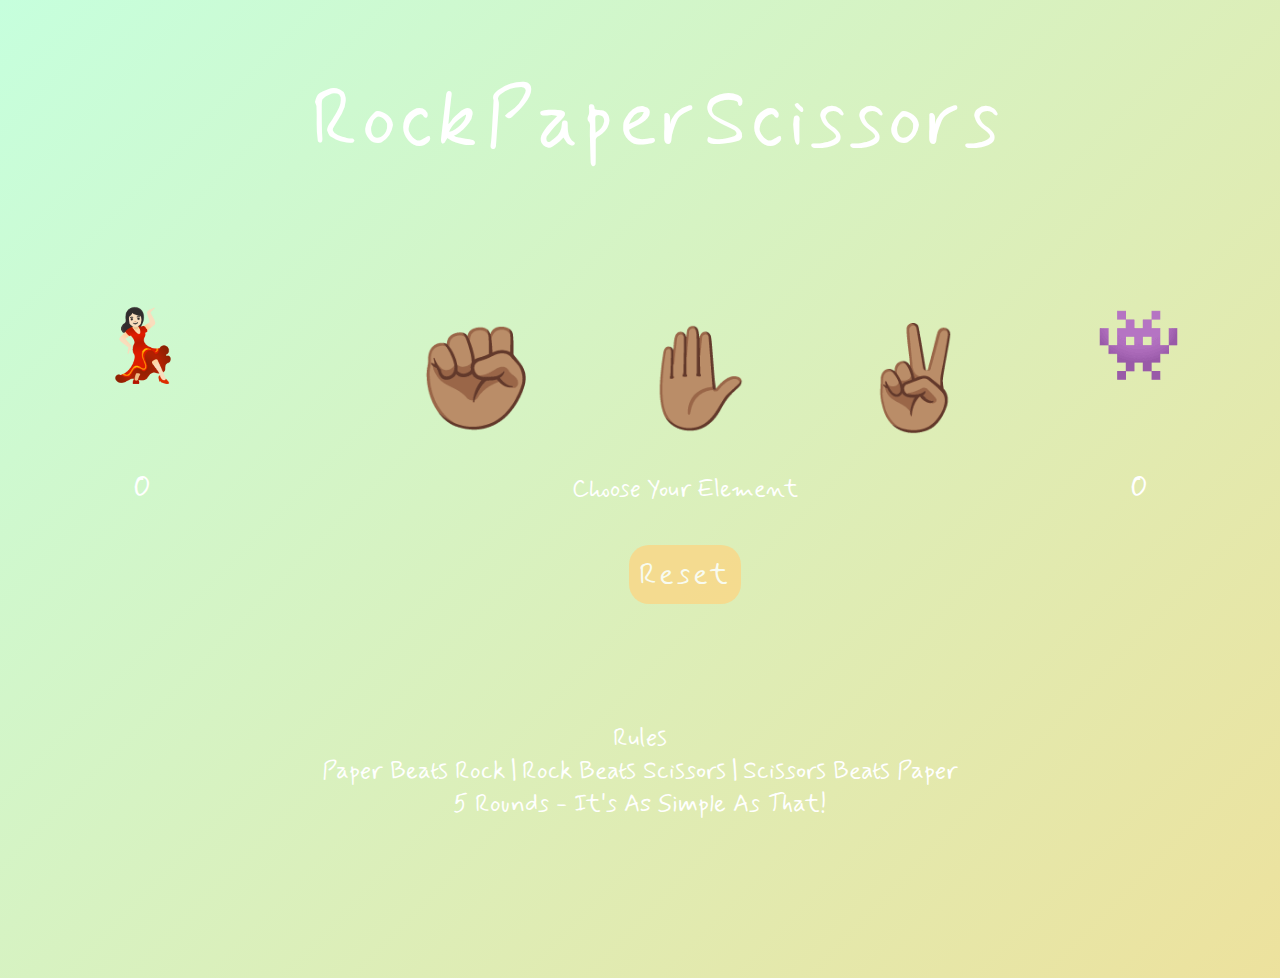
<file: index.html>
<!DOCTYPE html>
<html lang="en">
  <head>
    <meta charset="UTF-8" />
    <meta http-equiv="X-UA-Compatible" content="IE=edge" />
    <meta name="viewport" content="width=device-width, initial-scale=1.0" />
    <link rel="stylesheet" href="rps.css" type="text/css" />
    <link rel="preconnect" href="https://fonts.googleapis.com" />
    <link rel="preconnect" href="https://fonts.gstatic.com" crossorigin />
    <link
      href="https://fonts.googleapis.com/css2?family=Noto+Color+Emoji&display=swap"
      rel="stylesheet"
    />
    <link
      href="https://fonts.googleapis.com/css2?family=Mynerve&display=swap"
      rel="stylesheet"
    />
    <title>Rock Paper Scissors</title>
  </head>
  <body>
    <div class="title-section">
      <span style="--i: 1">R</span>
      <span style="--i: 2">o</span>
      <span style="--i: 3">c</span>
      <span style="--i: 4">k</span>
      <span style="--i: 5"></span>
      <span style="--i: 6">P</span>
      <span style="--i: 7">a</span>
      <span style="--i: 8">p</span>
      <span style="--i: 9">e</span>
      <span style="--i: 10">r</span>
      <span style="--i: 11"></span>
      <span style="--i: 12">S</span>
      <span style="--i: 13">c</span>
      <span style="--i: 14">i</span>
      <span style="--i: 15">s</span>
      <span style="--i: 16">s</span>
      <span style="--i: 17">o</span>
      <span style="--i: 18">r</span>
      <span style="--i: 19">s</span>
    </div>

    <div id="gameBody">
      <div class="playerCard">
        <div id="score">
          <p class="scoreLabel" id="dancer">💃🏻</p>
          <span id="playerScore">0</span>
        </div>
      </div>

      <div id="game">
        <div class="btns">
          <button class="gameBtns" id="✊🏽">✊🏽</button>
          <button class="gameBtns" id="✋🏽">✋🏽</button>
          <button class="gameBtns" id="✌🏽">✌🏽</button>
        </div>

        <div class="resultBox">
          <div id="result">Choose Your Element</div>
          <div id="result2"></div>
        </div>

        <div>
          <button id="resetBtn" onclick="reset()">Reset</button>
        </div>
      </div>

      <div class="computerCard">
        <p class="scoreLabel" id="techie">👾</p>
        <span id="computerScore">0</span>
      </div>
    </div>

    <div class="rules">
      <div id="rulesTitle">Rules</div>
      <div id="rulesDesc">
        Paper Beats Rock | Rock Beats Scissors | Scissors Beats Paper
      </div>
      <div>5 Rounds - It's As Simple As That!</div>
    </div>

    <script src="rps.js"></script>
  </body>
</html>
</file>
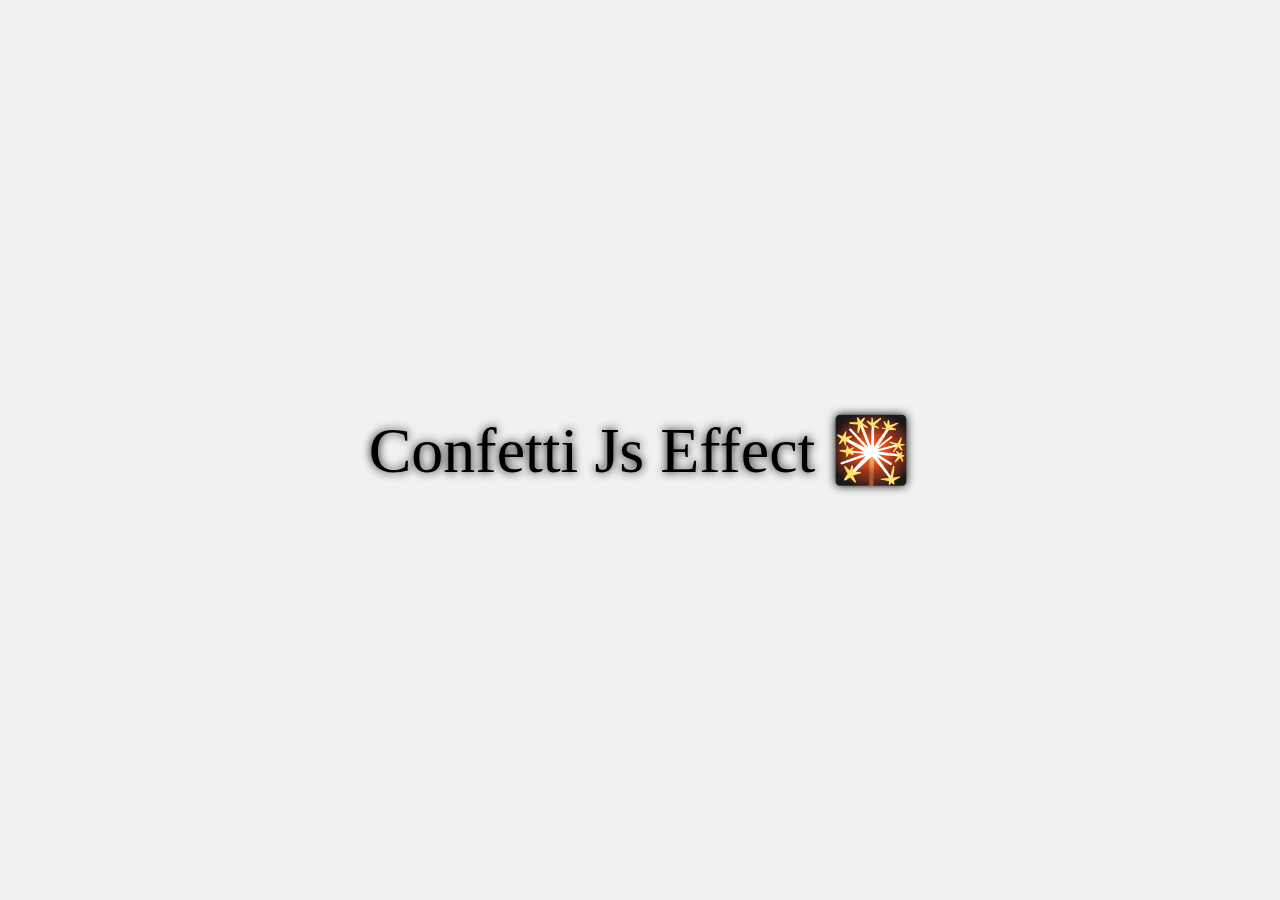
<file: confetti-main/index.html>
<!DOCTYPE html>
<html lang="en">
<head>
    <meta charset="UTF-8">
    <meta http-equiv="X-UA-Compatible" content="IE=edge">
    <meta name="viewport" content="width=device-width, initial-scale=1.0">
    <link rel="stylesheet" href="style.css">
    <title>Document</title>
</head>
<body>
    <p>Confetti Js Effect 🎇</p>
    <script src="confetti.js"></script>
    <!-- Confetti  JS-->
    <script>

        // start

        const start = () => {
            setTimeout(function() {
                confetti.start()
            }, 1000); // 1000 is time that after 1 second start the confetti ( 1000 = 1 sec)
        };

        //  Stop

        const stop = () => {
            setTimeout(function() {
                confetti.stop()
            }, 5000); // 5000 is time that after 5 second stop the confetti ( 5000 = 5 sec)
        };

        start();
        stop();
    </script>
</body>
</html>
</file>
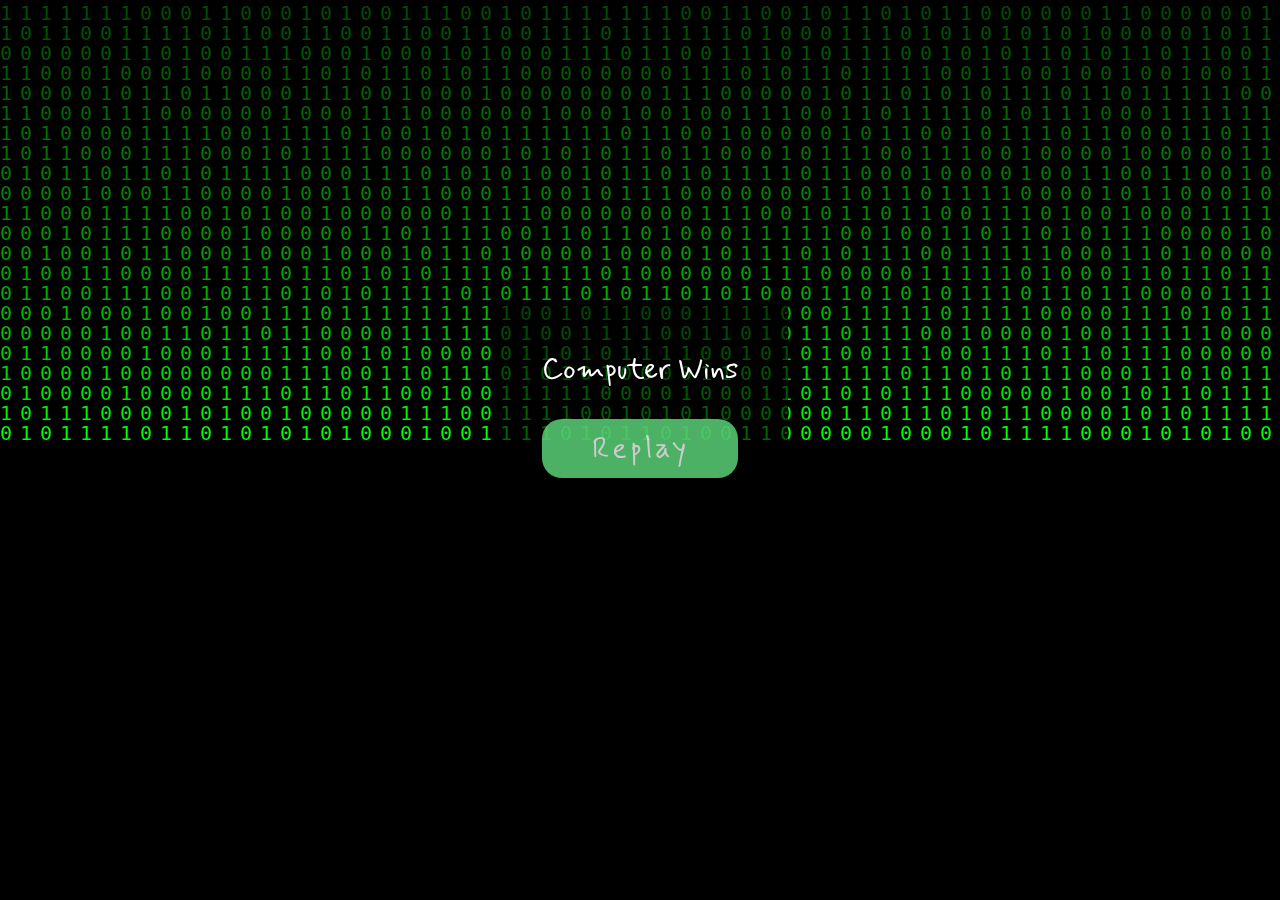
<file: matrix/matrix.html>
<!DOCTYPE html>
<html lang="en">
  <head>
    <meta charset="UTF-8" />
    <meta http-equiv="X-UA-Compatible" content="IE=edge" />
    <meta name="viewport" content="width=device-width, initial-scale=1.0" />
    <link rel="stylesheet" href="matrix.css" type="text/css" />
    <link
    href="https://fonts.googleapis.com/css2?family=Mynerve&display=swap"
    rel="stylesheet"
  />
    <title>Computer Wins | Rock Paper Scissors Game</title>
  </head>
  <body>
    <div id="container">
      <canvas id="matrix"></canvas>
      <div id="overlay-container">
        <div id="overlay">
         Computer Wins
          <button id="replay">Replay</button>
      </div>
    </div>
    <script src="matrix.js"></script>
  </body>
</html>
</file>
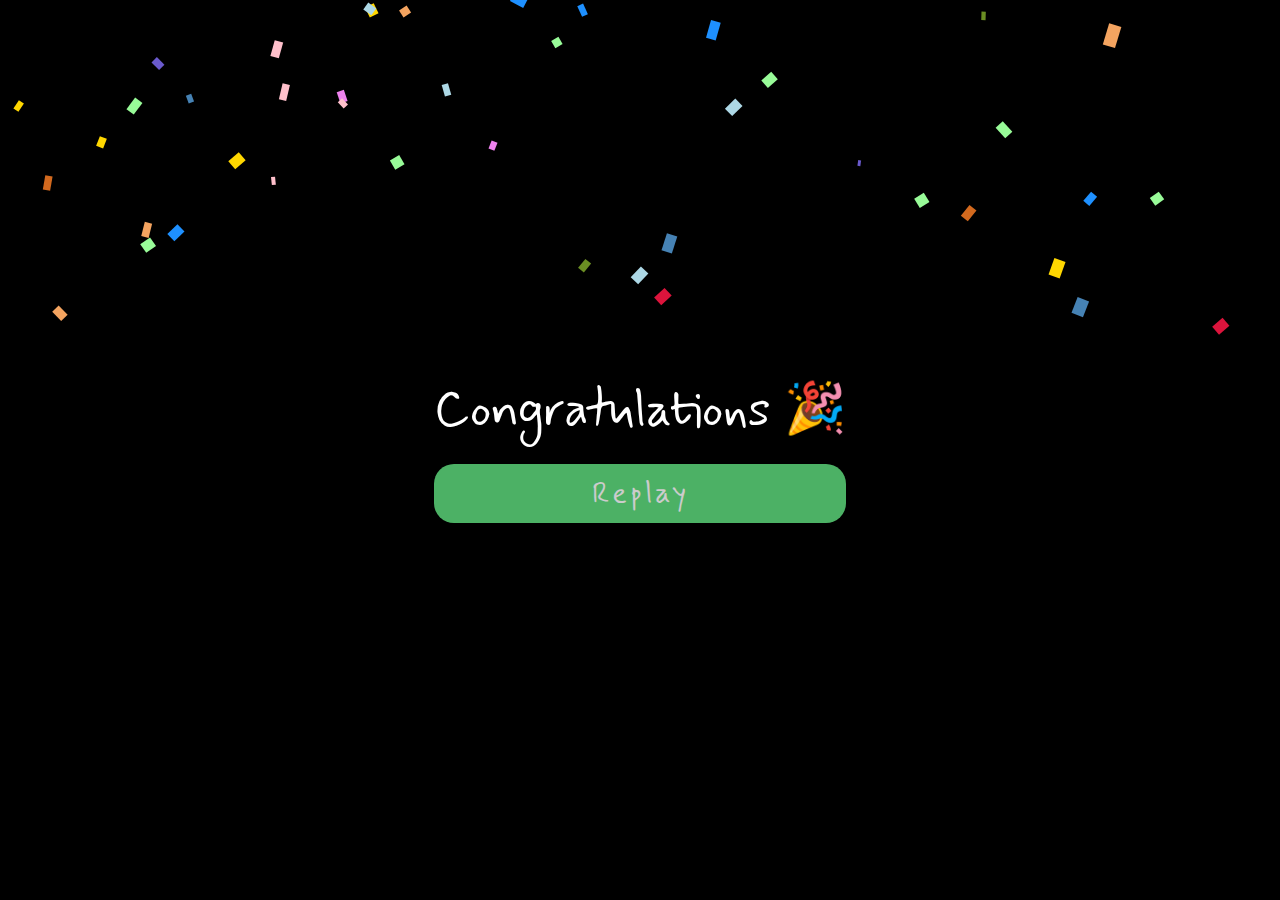
<file: winner/winner.html>
<!DOCTYPE html>
<html lang="en">
  <head>
    <meta charset="UTF-8" />
    <meta http-equiv="X-UA-Compatible" content="IE=edge" />
    <meta name="viewport" content="width=device-width, initial-scale=1.0" />
    <link rel="stylesheet" href="winner.css" type="text/css" />
    <title>Player Wins | Rock Paper Scissors</title>
  </head>
  <body>
    <div id="winner-container">
      <div id="winner-box">
        Congratulations 🎉
        <button id="replay">Replay</button>
      </div>
    </div>
    <script src="../confetti-main/confetti.js"></script>
    <script src="winner.js"></script>
  </body>
</html>
</file>
<file: rps.css>
@import url('https://fonts.googleapis.com/css2?family=Noto+Color+Emoji&display=swap');
@import url('https://fonts.googleapis.com/css2?family=Mynerve&display=swap');

body {
    background: linear-gradient(134.2deg, #c6ffdd, #fbd786, #f7797d);
    background-size: 400%;
    background-repeat: no-repeat;
    height: 100vh;
    overflow: hidden;
    animation: bganimation 5s infinite;


}

#gameBody {
    display: flex;
    gap: 100px;
    justify-content: center;
    align-items: center;
}


.gameBtns {
    display: inline-block;
    border-radius: 50%;
    width: 120px;
    height: 120px;
    line-height: 120px;
    text-align: center;
    vertical-align: middle;
    border-bottom: solid 3px;
    transition: .4s;
    border-color: transparent;
    background-color: transparent;
    font-size: 100px;
}

.gameBtns:active {
    transform: translateY(2px);
    -ms-transform: translateY(2px);
    -webkit-transform: translateY(2px);
    box-shadow: 0 0 2px rgba(0,0,0,35);
    border-bottom: none;
}

.gameBtns:hover {
    animation: pendulum 3s;
}

.title-section {
    position: relative;
    text-align: center;
    margin-top: 70px;
    margin-bottom: 30px;
    padding-left: 30px;
}

.title-section span{
    position: relative;
    font-size: 5rem;
    font-family: 'Mynerve', cursive;
    color: white;
    display: inline-block;
    animation: animate 2s ease-in-out infinite;
    animation-delay: calc(0.1s * var(--i));
}

.playerCard, .computerCard {
    padding: 30px;
    height: 50vh;
    font-family: 'Mynerve', cursive;
    color: white;
    font-size: 2rem;
    text-align: center;
}

.btns {
    display: flex;
    gap: 100px;
    padding-left: 90px;
}

#game {
    display: flex;
    flex-direction: column;
    justify-content: space-between;
    align-items: center;
    gap: 32px;
}

#result, #resetBtn, #result2, .rules{
    font-family: 'Mynerve', cursive;
    color: white;
    padding: 8px;
}

.resultBox {
    text-align: center;
    font-size: 1.5rem;
    padding-left: 90px;
}

.rules {
    text-align: center;
    font-size: 25px;
}

#result2 {
    margin: 0;
    padding: 0;
}

#resetBtn {
    padding: 8px;
    background: #fbd786;
    border-color: transparent;
    opacity: 80%;
    font-size: 30px;
    margin-left: 90px;
    letter-spacing: 0.1em;
    transition: 0.5s;
    border-radius: 20px;
}

#resetBtn:hover {
    background: #fbd786;
    letter-spacing: 0.15em;
    box-shadow: 0 0 10px #fbd786, 0 0 40px #fbd786,
    0 0 80px #f9de9d;
    transition-delay: 0.2s;
}

.scoreLabel{
    font-size: 70px;
}

@keyframes animate {
    0%, 40%, 100%{
        transform: translateY(0);
    }
    20% {
        transform: translateY(-50px);
    }
}

@keyframes pendulum {
    0%, 100%{
        transform: rotate(0deg);
    }
    25% {
        transform: rotate(45deg);
    }
    75% {
        transform: rotate(-45deg);
    }
}

@keyframes bganimation {
    0% {
        background-position: 0% 50%;
    }
    50% {
        background-position: 100% 50%;
    }
    100% {
        background-position: 0% 50%;
    }
}

@keyframes dance {
    10%, 90% {
        transform: translateX(10px) translateY(20px);
    }
    20%, 70% {
        transform: translateX(0px) translateY(40px);
    }
    30%, 80% {
        transform: translateX(-15px) translateY(30px);
    }
    40%, 60%{
        transform: translateX(0px) translateY(20px)
    }
    50%{
        transform: translateX(15px) translateY(50px)
    }
}
</file>
<file: confetti-main/style.css>
* {
    margin: 0;
    padding: 0;
    box-sizing: border-box;
    font-family: 'Product Sans';
}

html,
body {
    width: 100%;
    height: 100%;
    background: #f1f1f1;
    display: flex;
    align-items: center;
    justify-content: center;
}

p {
    font-size: 4rem;
    text-shadow: 0 0 10px;
}
</file>
<file: matrix/matrix.css>
@import url('https://fonts.googleapis.com/css2?family=Mynerve&display=swap');

html {
    background: black;
    height: 100%;
    overflow: hidden;
}

body {
    margin: 0;
    padding: 0;
    height: 100%;
}

#container {
    position: relative;
}

#container canvas, #overlay{
    position: absolute;
}

#overlay-container {
    display: flex;
    justify-content: center; 
    transform: translateY(300px);
}

#overlay{
    display: flex;
    flex-direction: column;
    color: white;
    padding: 50px;
    background-color: rgba(0, 0, 0, 0.608);
    font-family: 'Mynerve', cursive;
    color: white;
    font-size: 30px;
    gap: 30px;
}

#replay {
    padding: 8px;
    background: rgb(96, 222, 127);
    border-color: transparent;
    opacity: 80%;
    font-size: 30px;
    letter-spacing: 0.1em;
    transition: 0.5s;
    border-radius: 20px;
    font-family: 'Mynerve', cursive;
    color: white;
}

#replay:hover {
    background: rgb(96, 222, 127);
    letter-spacing: 0.15em;
    box-shadow: 0 0 10px rgb(107, 217, 134), 0 0 40px rgb(72, 220, 109),
    0 0 80px rgb(58, 227, 100);
    transition-delay: 0.2s;
}
</file>
<file: winner/winner.css>
@import url('https://fonts.googleapis.com/css2?family=Mynerve&display=swap');

* {
    margin: 0;
    padding: 0;
    box-sizing: border-box;
    font-family: 'Mynerve', cursive;
    
}

html, body {
    width: 100%;
    height: 100%;
    background-color: black;
    color: white;
    display: flex;
    justify-content: center;
    align-items: center;
}

#winner-box {
    display: flex;
    flex-direction: column;
    gap: 20px;
    font-size: 50px;
}

#replay {
    padding: 8px;
    background: rgb(96, 222, 127);
    border-color: transparent;
    opacity: 80%;
    font-size: 30px;
    letter-spacing: 0.1em;
    transition: 0.5s;
    border-radius: 20px;
    font-family: 'Mynerve', cursive;
    color: white;
}

#replay:hover {
    background: rgb(96, 222, 127);
    letter-spacing: 0.15em;
    box-shadow: 0 0 10px rgb(107, 217, 134), 0 0 40px rgb(72, 220, 109),
    0 0 80px rgb(58, 227, 100);
    transition-delay: 0.2s;
}
</file>
